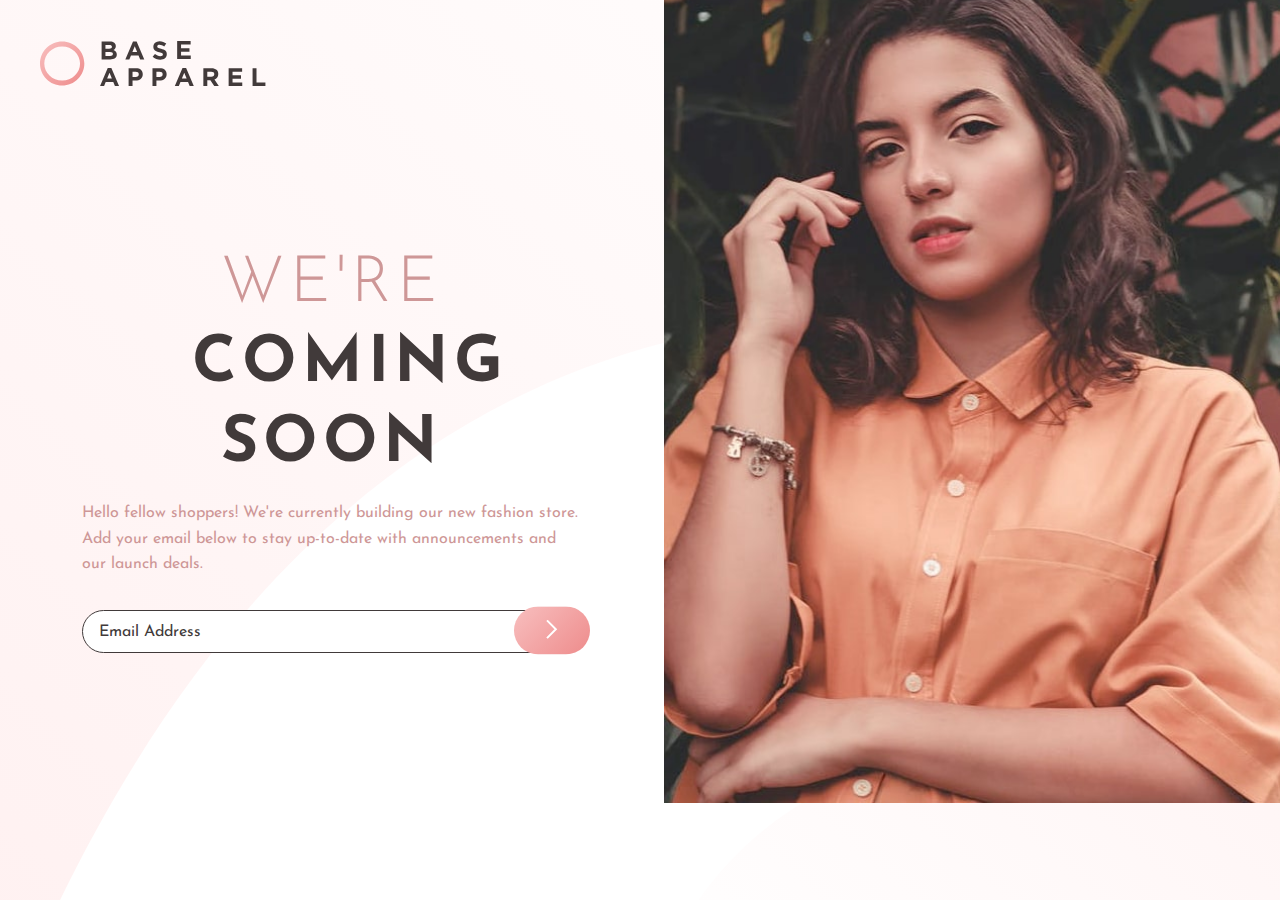
<file: Base-Apparel-Coming-Soon-main/index.html>
<!DOCTYPE html>
<html lang="en">
<head>
  <meta charset="UTF-8">
  <meta name="viewport" content="width=device-width, initial-scale=1.0"> <!-- displays site properly based on user's device -->

  <link rel="icon" type="image/png" sizes="32x32" href="./images/favicon-32x32.png">
  
  <title>Frontend Mentor | Base Apparel coming soon page</title>

  <!-- Feel free to remove these styles or customise in your own stylesheet 👍 -->
  <link rel="stylesheet" href="style.css">
</head>
<body>
<div class="entire">
  <div class="logo">
    <img src="./images/logo.svg"  alt="">
  </div>
  <main>
    <article class="firstArticle">
      <div class="logo">
        <img src="./images/logo.svg" alt="img of logo">
      </div>
      <h1><span>We're</span> coming soon</h1>
      <p>Hello fellow shoppers! We're currently building our new fashion store. 
  Add your email below to stay up-to-date with announcements and our launch deals.</p>
      <form autocomplete="off">
        <div>
          <input 
          type="email"
          name="email"
          id="email"
          placeholder="Email Address"
          required/>
          <label for="email">
            <img src="./images/icon-error.svg" alt="img of error">
          </label>
          <button type="submit" class="submit">
            <img src="./images/icon-arrow.svg" alt="">
          </button>
        </div>
        <small class="error">Please provide a valid email</small>
      </form>
    </article>
    <article>
      <picture>
        <source media="(min-width: 450px)" srcset="./images/hero-desktop.jpg"
        />
        <img src="./images/hero-mobile.jpg " alt="">
      </picture>
    </article>
  </main> 
</div>
  <div class="thank hidden">
  <h2>THANK U FOR UR  SUBSCRIPTION❤️</h2>
</div>
 <script src="index.js"></script>
</body>
</html>
</file>
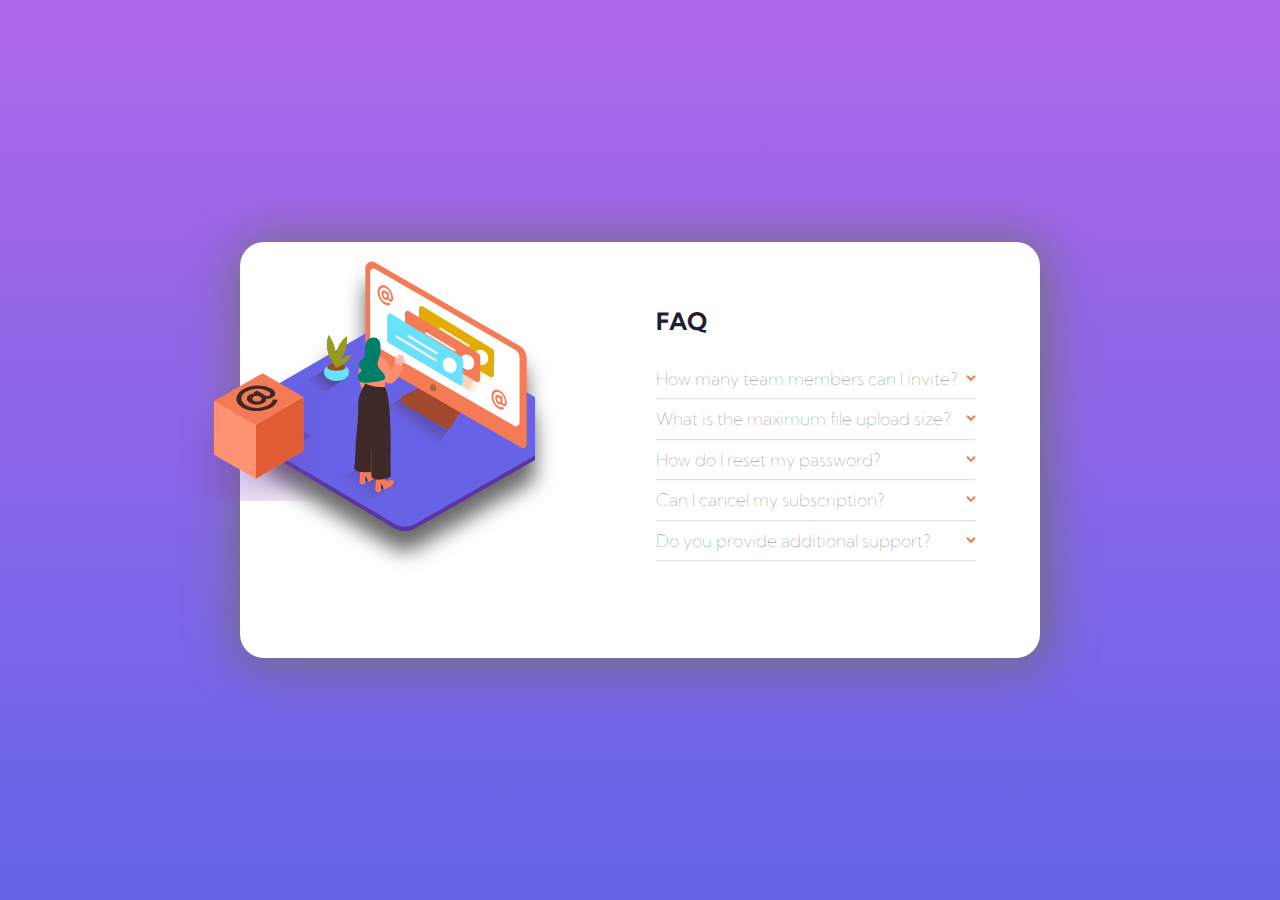
<file: Faq-Accordion-Card-Main-main/index.html>
<!DOCTYPE html>
<html lang="en">
<head>
  <meta charset="UTF-8">
  <meta name="viewport" content="width=device-width, initial-scale=1.0"> <!-- displays site properly based on user's device -->

  <link rel="icon" type="image/png" sizes="32x32" href="./images/favicon-32x32.png">
  
  <title>Frontend Mentor | FAQ Accordion Card</title>

  <!-- Feel free to remove these styles or customise in your own stylesheet 👍 -->
  <link rel="stylesheet" href="style.css">
</head>
<body>
  
  <img class="img2" src="./images/illustration-woman-online-mobile.svg" alt="" srcset="">

  <div class="container">

    <div class="visible">
      
       <img class="img1" src="./images/illustration-woman-online-desktop.svg" alt="" srcset="">
      <svg class="visible2"   xmlns="http://www.w3.org/2000/svg" xmlns:xlink="http://www.w3.org/1999/xlink"><defs><filter x="-97.9%" y="-76.3%" width="295.8%" height="313.7%" filterUnits="objectBoundingBox" id="a"><feOffset dy="25" in="SourceAlpha" result="shadowOffsetOuter1"/><feGaussianBlur stdDeviation="25" in="shadowOffsetOuter1" result="shadowBlurOuter1"/><feColorMatrix values="0 0 0 0 0.209139076 0 0 0 0 0.0691446444 0 0 0 0 0.478091033 0 0 0 0.497159091 0" in="shadowBlurOuter1"/></filter><path id="b" d="M0 27.756v53.87l41.968 24.035 47.387-28.025v-53.87"/></defs><g fill="none" fill-rule="evenodd"><g transform="translate(50.93 2.125)"><use fill="#000" filter="url(#a)" xlink:href="#b"/><use fill="#FF9271" xlink:href="#b"/></g><path fill="#DF5C34" fill-rule="nonzero" d="M92.899 53.917v53.87l47.387-28.026v-53.87z"/><path fill="#F47B56" fill-rule="nonzero" d="M50.93 29.88L99.624 2.126l40.662 23.767-47.387 28.025z"/><path d="M94.013 14.49a25.942 25.942 0 0114.207 3.129c2.486 1.462 3.844 2.988 4.036 4.579.192 1.59-.628 2.975-2.562 4.143a9.115 9.115 0 01-2.985 1.18c-.869.205-1.76.295-2.652.269l-.974-.077c.091.217.151.446.18.68a3.132 3.132 0 01-.513 1.552 5.704 5.704 0 01-2.1 2.065 12.633 12.633 0 01-6.7 1.77 13.247 13.247 0 01-6.957-1.757c-1.999-1.18-3.023-2.566-3.1-4.156a4.49 4.49 0 012.562-4.015 8.488 8.488 0 012.357-1.013 9.175 9.175 0 012.037-.346h.705l-1.282-.77 3.6-2.244 8.34 4.912a4.377 4.377 0 004.15 0c1.769-1.103 1.137-2.552-1.895-4.348a19.261 19.261 0 00-10.556-2.347 21.67 21.67 0 00-11.018 3.168c-3.023 1.89-4.522 4.143-4.496 6.76 0 2.564 1.601 4.848 4.714 6.682a21.015 21.015 0 0011.146 2.655 20.926 20.926 0 0011.017-2.925 12.353 12.353 0 003.062-2.565 5.683 5.683 0 001.28-2.18l.18-.808 4.753.269c.008.145.008.29 0 .436a8.216 8.216 0 01-.346 1.154 8.303 8.303 0 01-.82 1.72 11.912 11.912 0 01-1.69 2 15.952 15.952 0 01-2.755 2.13 25.602 25.602 0 01-9.326 3.36 35.176 35.176 0 01-10.877.192 24.896 24.896 0 01-9.339-3.053 12.127 12.127 0 01-5.304-5.566 8.192 8.192 0 010-6.593 12.692 12.692 0 015.266-5.759 28.966 28.966 0 0114.655-4.284zm4.663 13.262c-.17-.891-.77-1.64-1.601-2.001a6.579 6.579 0 00-3.33-.911 5.619 5.619 0 00-3.101.795 2.283 2.283 0 00-1.281 2.001c.117.89.69 1.654 1.512 2.014a6.54 6.54 0 003.394.86 6.092 6.092 0 003.254-.847 2.065 2.065 0 001.205-1.911" fill="#3E2928" fill-rule="nonzero"/></g></svg>
    </div>

    <div class="cont2"> 
      <h1>FAQ</h1>
      
      <div class="arr"><h2 class="h21">How many team members can I invite?</h2><svg class="arr1"  width="10" height="7" xmlns="http://www.w3.org/2000/svg"><path d="M1 .799l4 4 4-4" stroke="#F47B56" stroke-width="2" fill="none" fill-rule="evenodd"/>1</svg></div>
      <p class="p1 visible">
        You can invite up to 2 additional users on the Free plan. There is no limit on 
      team members for the Premium plan.
      </p>
      <hr>

      <div class="arr"><h2 class="h22">What is the maximum file upload size?</h2><svg  class="arr1"   width="10" height="7" xmlns="http://www.w3.org/2000/svg"><path d="M1 .799l4 4 4-4" stroke="#F47B56" stroke-width="2" fill="none" fill-rule="evenodd"/>2</svg></div>
      <p class="p2 visible">
        No more than 2GB. All files in your account must fit your allotted storage space.
      </p>
      <hr>

      <div class="arr"><h2 class="h23">How do I reset my password?</h2><svg  class="arr1"   width="10" height="7" xmlns="http://www.w3.org/2000/svg"><path d="M1 .799l4 4 4-4" stroke="#F47B56" stroke-width="2" fill="none" fill-rule="evenodd"/>3</svg></div>
      <p class="p3 visible">
        Click “Forgot password” from the login page or “Change password” from your profile page.
        A reset link will be emailed to you.
      </p>
      <hr>

      <div class="arr"><h2 class="h24">Can I cancel my subscription?</h2><svg   class="arr1"  width="10" height="7" xmlns="http://www.w3.org/2000/svg"><path d="M1 .799l4 4 4-4" stroke="#F47B56" stroke-width="2" fill="none" fill-rule="evenodd"/>4</svg></div>
      <p class="p4 visible">
        Yes! Send us a message and we’ll process your request no questions asked.
      </p>
      <hr>

      <div class="arr"><h2 class="h25">Do you provide additional support?</h2><svg  class="arr1"  width="10" height="7" xmlns="http://www.w3.org/2000/svg"><path d="M1 .799l4 4 4-4" stroke="#F47B56" stroke-width="2" fill="none" fill-rule="evenodd"/>5</svg></div>
      <p class="p5 visible">
        Chat and email support is available 24/7. Phone lines are open during normal business hours.
      </p>
      <hr class="hori">
    </div>
  </div>
 

<script src="index.js"></script>
</body>
</html>
</file>
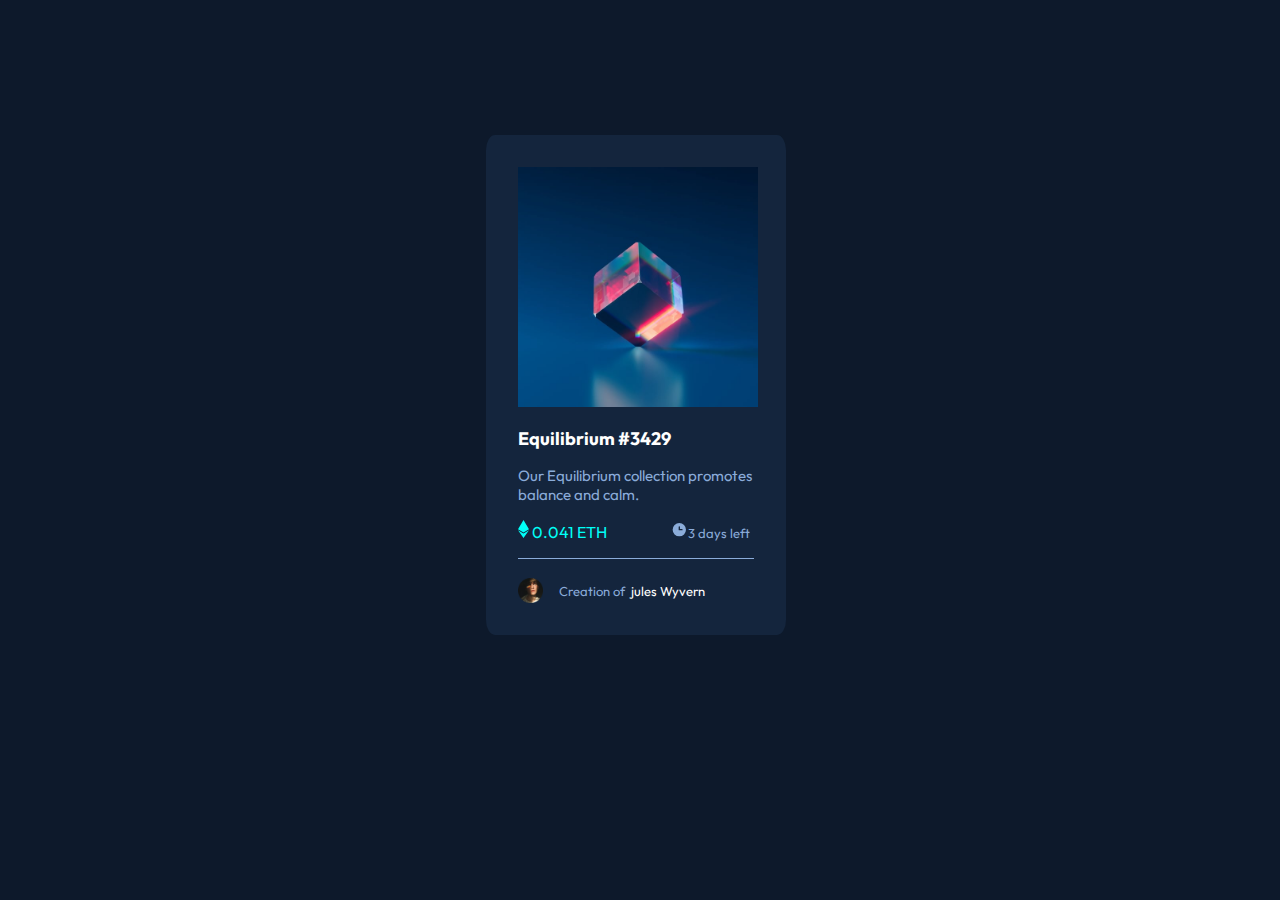
<file: NFT-preview-card-main/index.html>
<!DOCTYPE html>
<html lang="en">
<head>
  <meta charset="UTF-8">
  <meta name="viewport" content="width=device-width, initial-scale=1.0"> <!-- displays site properly based on user's device -->

  <link rel="icon" type="image/png" sizes="32x32" href="./images/favicon-32x32.png">
  
  <title>Frontend Mentor | NFT preview card component</title>
  <link rel="stylesheet" href="style.css">

  <!-- Feel free to remove these styles or customise in your own stylesheet 👍 -->
  <link rel="preconnect" href="https://fonts.googleapis.com">
  <link rel="preconnect" href="https://fonts.gstatic.com" crossorigin>
  <link href="https://fonts.googleapis.com/css2?family=Outfit:wght@300;400;600&display=swap" rel="stylesheet">
  
</head>
<body>
  <div class="container">
    <div class="eye">
      <img class="imag" src="./images/image-equilibrium.jpg" height=240; width=240px; alt="image of equilibrium" >
      <div><img id="view" src="./images/icon-view.svg" alt="view"></div>
    </div>
    <h1>Equilibrium #3429</h1>

    <p>Our Equilibrium collection promotes balance and calm.</p>
    <div class="container2">
      <div class="cy"><svg width="11" height="18" xmlns="http://www.w3.org/2000/svg"><path d="M11 10.216 5.5 18 0 10.216l5.5 3.263 5.5-3.262ZM5.5 0l5.496 9.169L5.5 12.43 0 9.17 5.5 0Z" fill="#00FFF8"/></svg> 0.041 ETH</div>
      <div class="siz col"><svg class="clock" width="17" height="17" xmlns="http://www.w3.org/2000/svg"><path d="M8.305 2.007a6.667 6.667 0 1 0 0 13.334 6.667 6.667 0 0 0 0-13.334Zm2.667 7.334H8.305a.667.667 0 0 1-.667-.667V6.007a.667.667 0 0 1 1.334 0v2h2a.667.667 0 0 1 0 1.334Z" fill="#8BACD9"/></svg>3 days left</div>
    </div>
    <hr>
  
    <div class="con3">
      <img src="./images/image-avatar.png" height="25px" width="25px" alt="photo of author" >
      <div class="siz"><span>Creation of </span> <span class="b"> jules Wyvern</span>  </div>
    </div>
    
  </div>


 
</body>
</html>
</file>
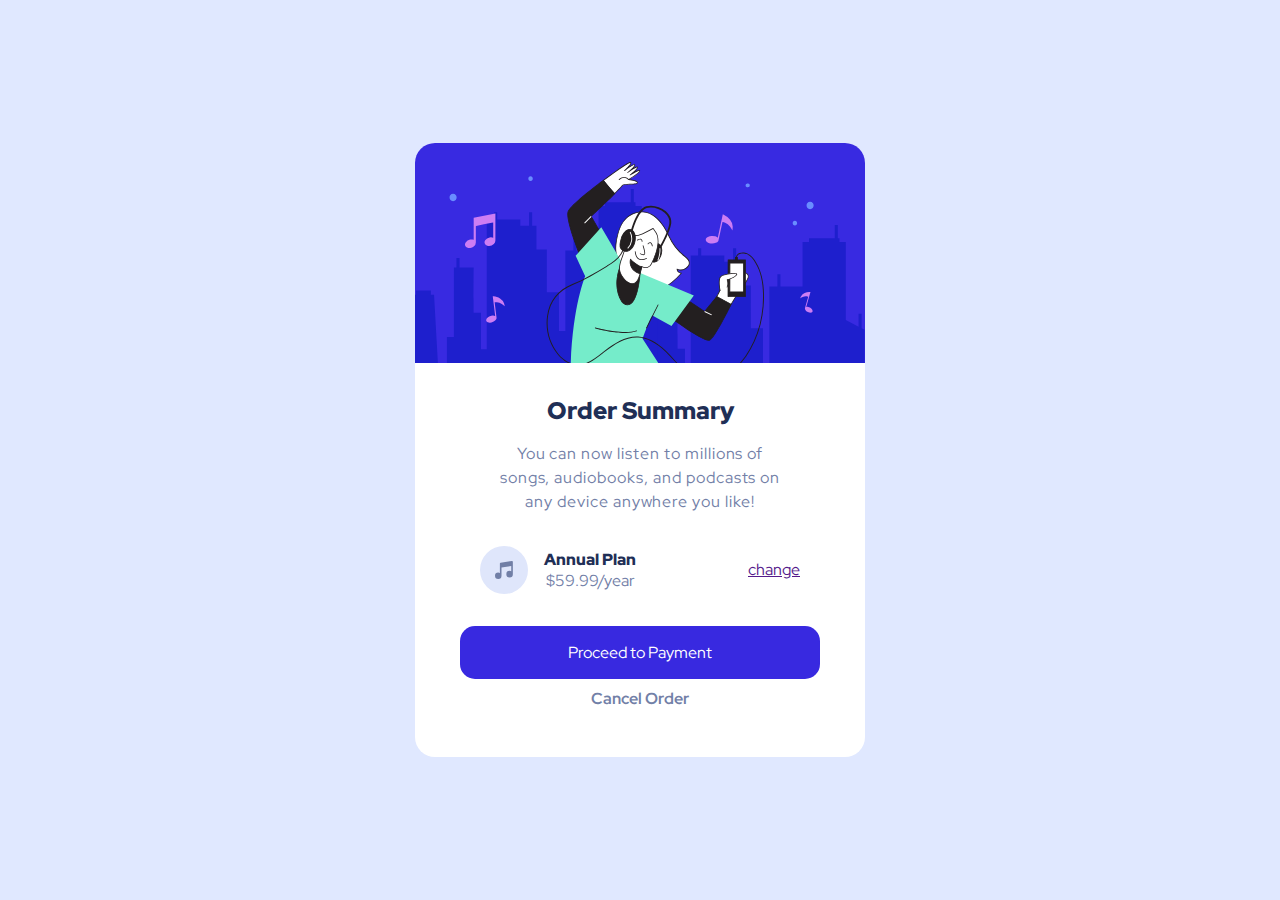
<file: Order-Summary-Component-main/index.html>
<!DOCTYPE html>
<html lang="en">
<head>
  <meta charset="UTF-8">
  <meta name="viewport" content="width=device-width, initial-scale=1.0"> <!-- displays site properly based on user's device -->

  <link rel="icon" type="image/png" sizes="32x32" href="./images/favicon-32x32.png">
  
  <title>Frontend Mentor | Order summary card</title>
  <link rel="stylesheet" href="style.css">
  <!-- Feel free to remove these styles or customise in your own stylesheet 👍 -->
  <style>
    .attribution { font-size: 11px; text-align: center; }
    .attribution a { color: hsl(228, 45%, 44%); }
  </style>
</head>
<body>
  
    <div class="container">
      <img class="forimg"  src="./images/illustration-hero.svg" alt="photo">
      <div class="cont7">
        <h2 class="head">Order Summary</h2>
  
        <div class="forpara">
          <p class="description">You can now listen to millions of songs, audiobooks, and podcasts on any 
            device anywhere you like!</p>
        </div>
      </div>
      <div class="cont">
        <div class="container2">
          <img src="images/icon-music.svg" alt="logo of music" >
          <div class="cont3">
            <h3>Annual Plan</h3>
            <p class="dollar">$59.99/year</p>
          </div>
        </div>
        <a href="">change</a>
      </div>
     <div class="cont6">
      <div class="butt">
        <div class="style-button">Proceed to Payment</div>
      </div>
      
     
      <p class="cancelorder">Cancel Order</p>
     </div>
    </div>
  
  
</body>
</html>
</file>
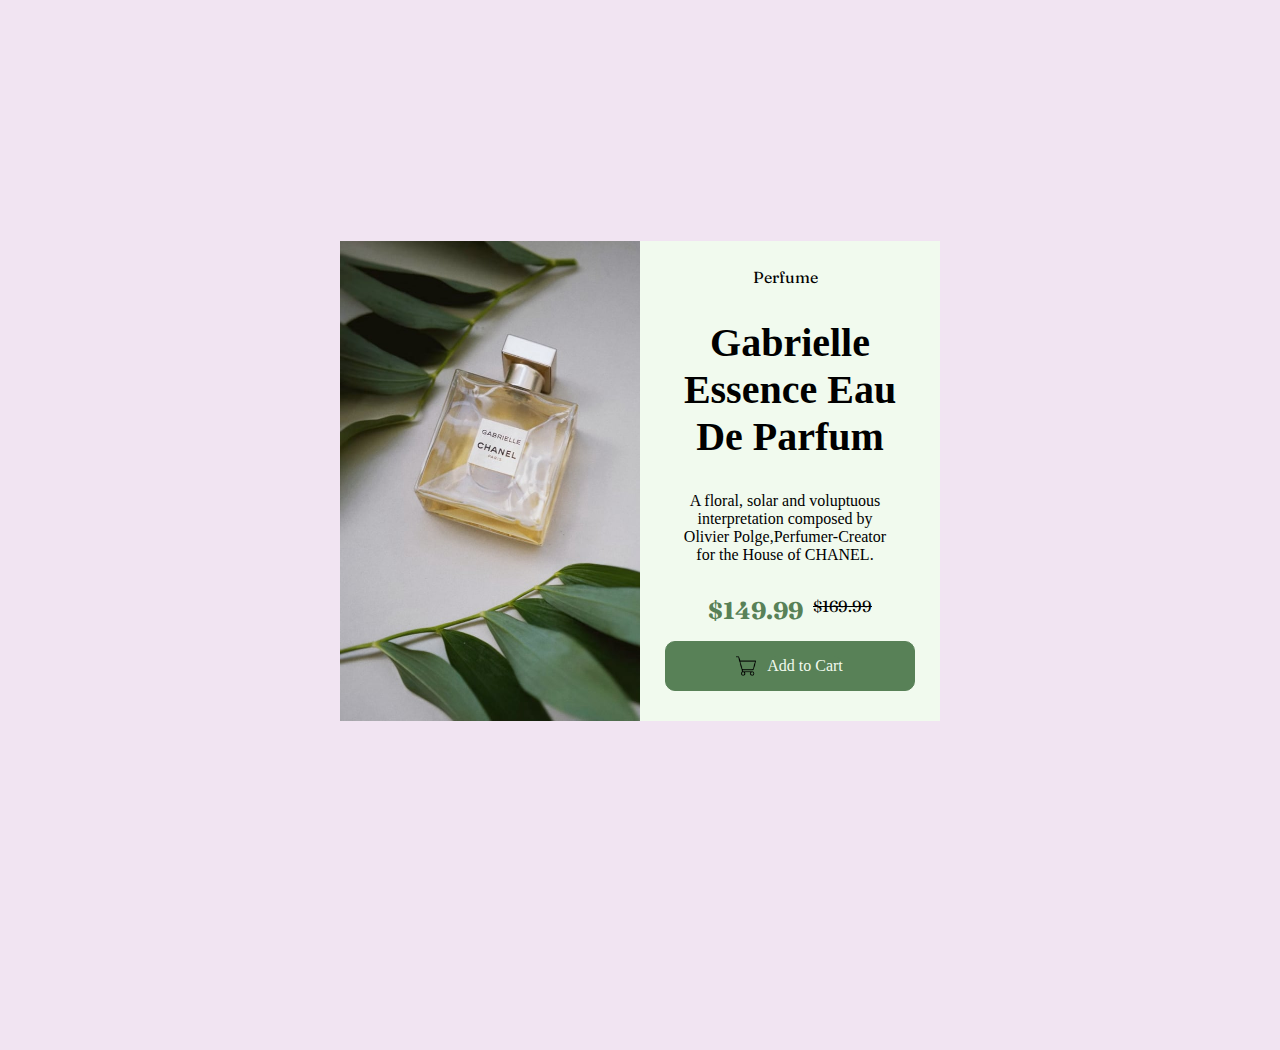
<file: Perfume-Product-Preview-main/index.html>
<!DOCTYPE html>
<html lang="en">
<head>
  <meta charset="UTF-8">
  <meta name="viewport" content="width=device-width, initial-scale=1.0"> <!-- displays site properly based on user's device -->
  <link rel="stylesheet" href="style.css" />
  <link rel="icon" type="image/png" sizes="32x32" href="./images/favicon-32x32.png">
  
  <title>Frontend Mentor | Product preview card component</title>

  <!-- Feel free to remove these styles or customise in your own stylesheet 👍 -->
  <style>
    
  @import url('https://fonts.googleapis.com/css2?family=Montserrat:wght@500;700&display=swap');
  
  @import url('https://fonts.googleapis.com/css2?family=Fraunces:wght@700&family=Montserrat:wght@500;700&display=swap');
    .attribution { font-size: 11px; text-align: center; }
    .attribution a { color: hsl(228, 45%, 44%); }
  </style>
</head>
<body>

  <div class="container">
    <div class="perfume-box">
      <img src="images/image-product-desktop.jpg" alt="perfume photo" />
    </div>
    
    <div class="white-box">
      <p class="font1">Perfume</p>
      <h1>Gabrielle Essence Eau De Parfum</h1>
      <p>A floral, solar and voluptuous interpretation composed by Olivier Polge,Perfumer-Creator for the House of CHANEL.</p>
      <div class="price">
        <h2>$149.99</h2>
        <p class="strike">$169.99</p>
      </div>
      <div class="cart2">
        <img class="cart" src="shopping-cart.png" alt="cart" />
        <p id="cart">Add to Cart</p>
      </div>
    </div>
  </div>  

  
</body>
</html>
</file>
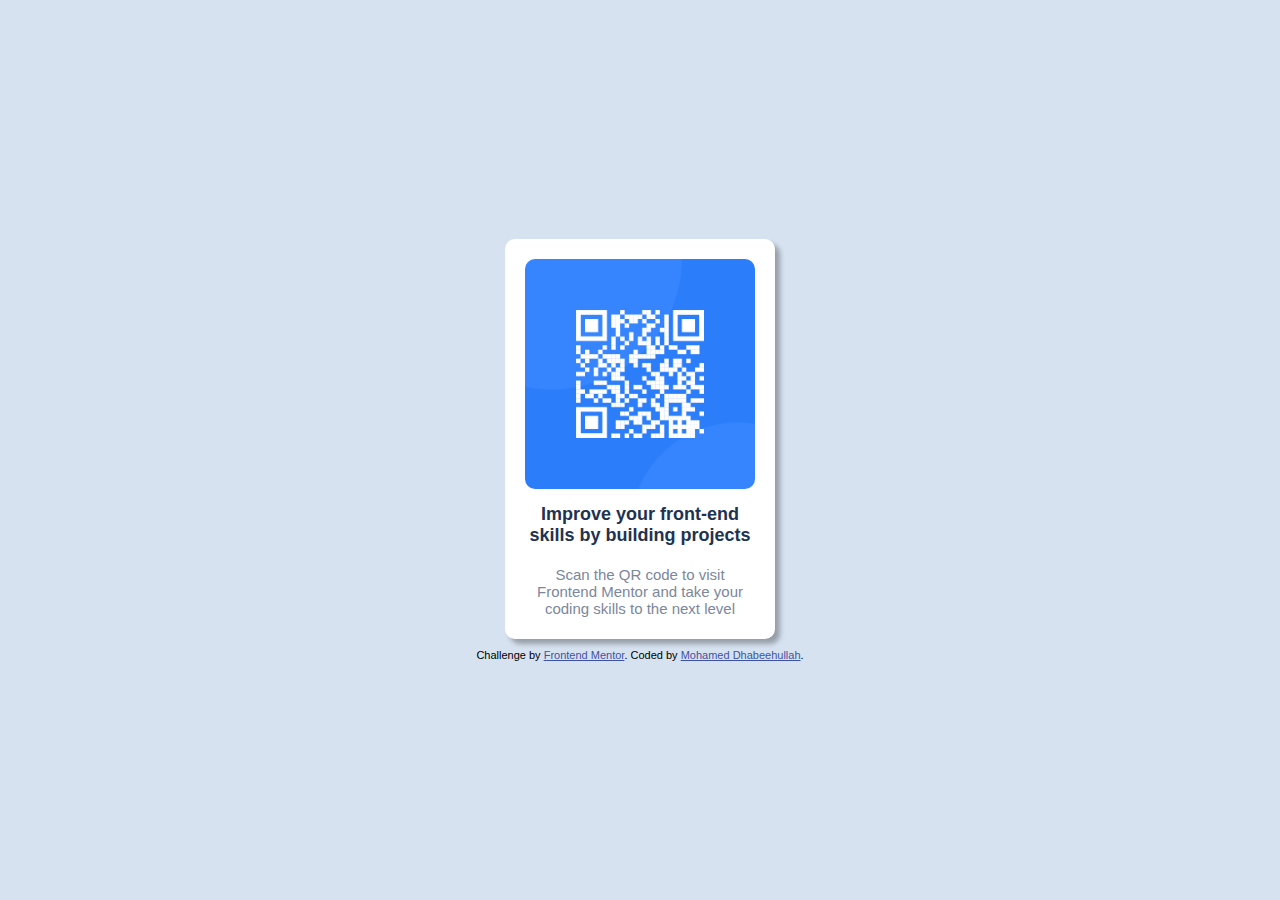
<file: qr-code-components/index.html>
<!DOCTYPE html>
<html lang="en">
<head>
  <meta charset="UTF-8">
  <meta name="viewport" content="width=device-width, initial-scale=1.0"> <!-- displays site properly based on user's device -->
  <link rel="stylesheet" href="style.css" />
  <link rel="icon" type="image/png" sizes="32x32" href="./images/favicon-32x32.png">
  
  <title>Frontend Mentor | QR code component</title>

  <!-- Feel free to remove these styles or customise in your own stylesheet 👍 -->
  
</head>
<body>
  <div class="container">
    <img src="./images/image-qr-code.png" alt="qr-code" />
    <h1> Improve your front-end skills by building projects</h1>
    <p>Scan the QR code to visit Frontend Mentor and take your coding skills to the next level</p>
  </div>
 
  
  <div class="attribution">
    Challenge by <a href="https://www.frontendmentor.io?ref=challenge" target="_blank">Frontend Mentor</a>. 
    Coded by <a href="#">Mohamed Dhabeehullah</a>.
  </div>
</body>
</html>
</file>
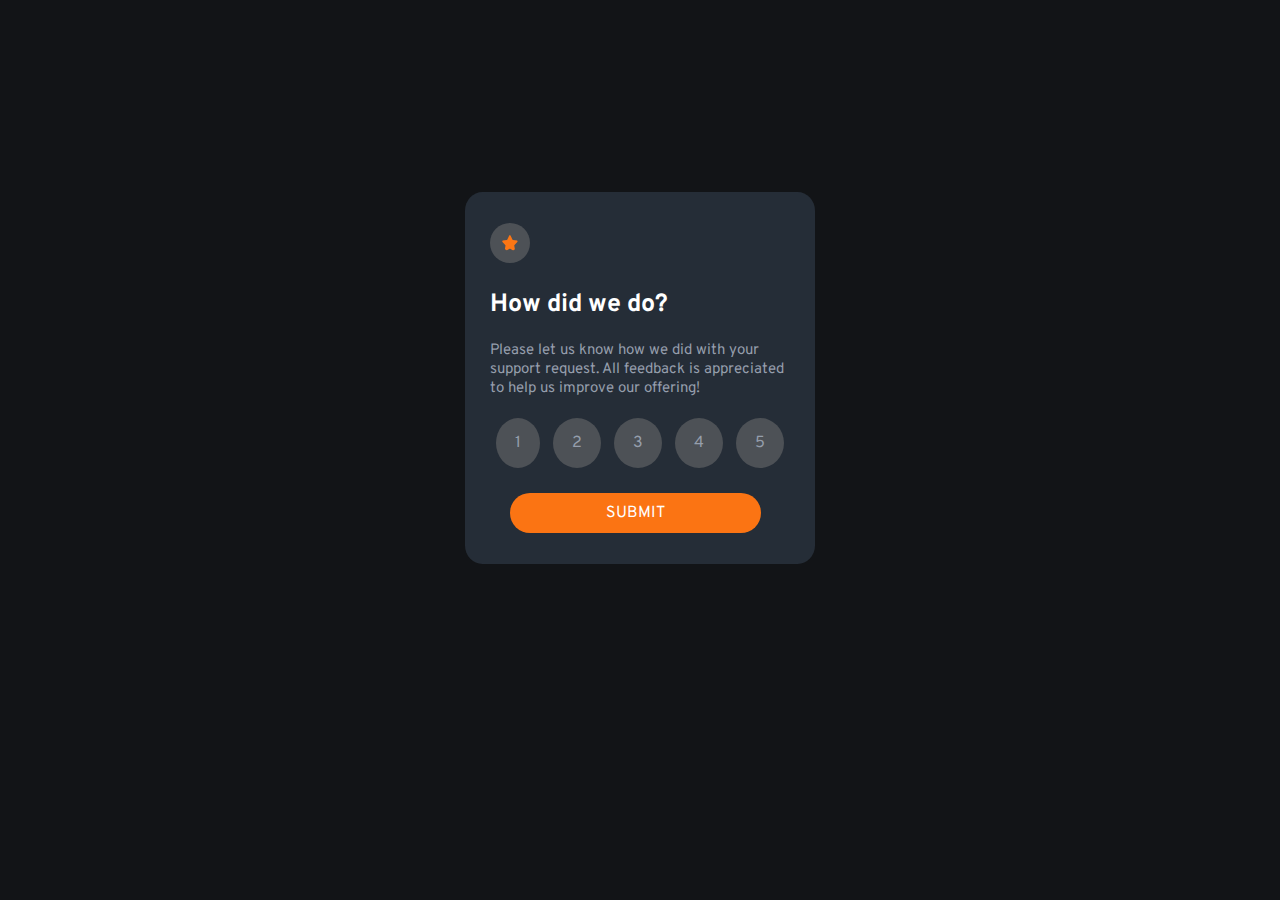
<file: Rating-Components-main/index.html>
<!DOCTYPE html>
<html lang="en">
<head>
  <meta charset="UTF-8">
  <meta name="viewport" content="width=device-width, initial-scale=1.0"> <!-- displays site properly based on user's device -->

  <link rel="icon" type="image/png" sizes="32x32" href="./images/favicon-32x32.png">
  
  <title>Frontend Mentor | Interactive rating component</title>
  <link rel="stylesheet" href="style.css">

</head>
<body>

  <!-- Rating state start -->
  <div class="container">
    <div class="cont1 ">
      <img class="imagestar"   height="40px" width="40px" src="images/icon-star.svg" alt="star">
      <h2>How did we do?</h2>

      <p class="para">Please let us know how we did with your support request. All feedback is appreciated 
      to help us improve our offering!</p>

      <div class="container2 ">
        <button class="cir">1</button>
        <button class="cir">2</button>
        <button class="cir">3</button>
        <button class="cir">4</button>
        <button class="cir">5</button>
      </div>
   

      <button class="submit">Submit</button>
    </div>




    <div class="cont2 hidden">
      <img src="./images/illustration-thank-you.svg" alt="thank u svg">
      <div class="value">You selected <span id="rating"></span>  out of 5</div>

      <h2 class="h">Thank you!</h2>

      <p class="para">
        We appreciate you taking the time to give a rating. If you ever need more support, 
        don’t hesitate to get in touch!
       </p> 
    </div> 
  
  </div>
  

  <!-- Thank you state end -->

  

  <script src="index.js"></script>
</body>
</html>
</file>
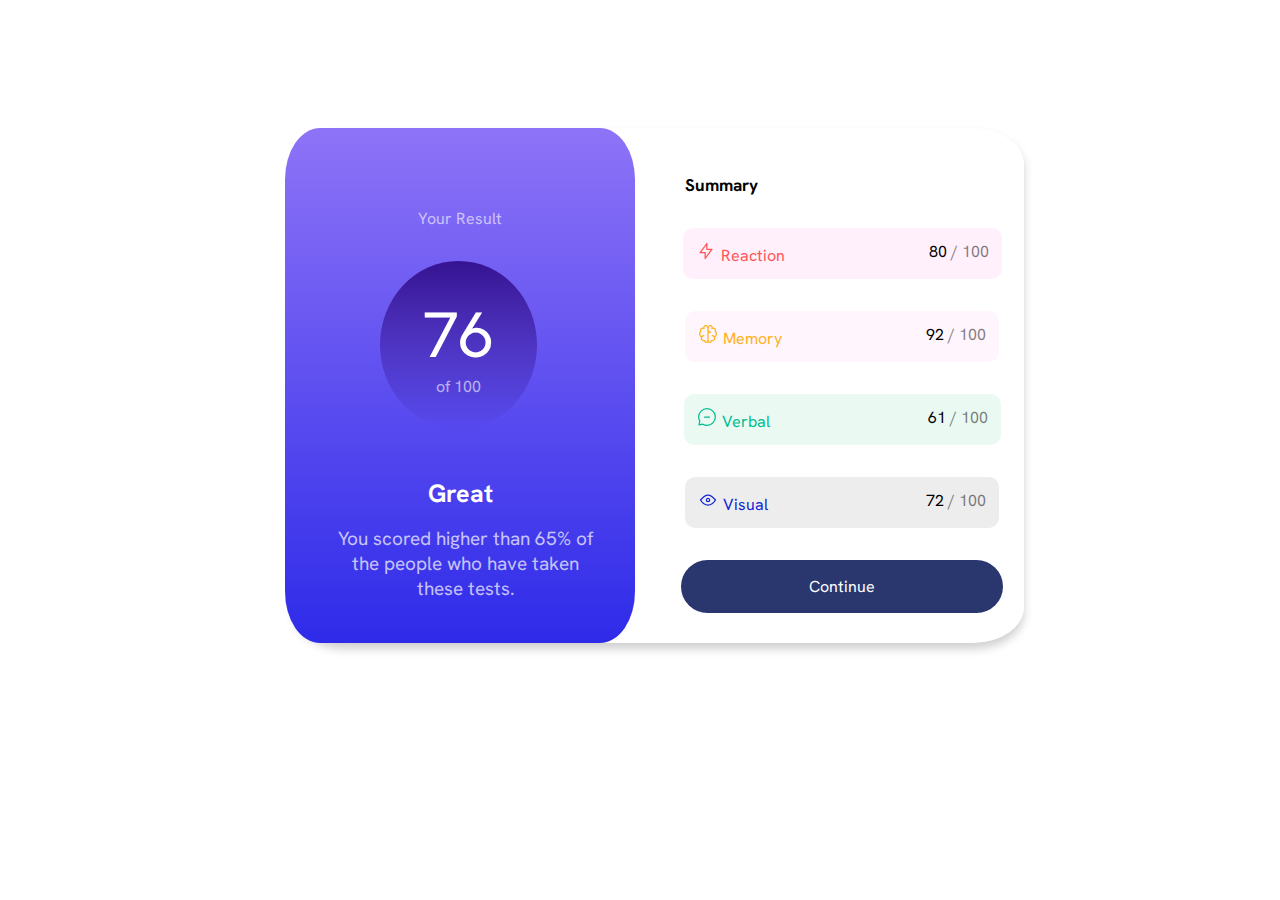
<file: Results-Summary-Component-main/index.html>
<!DOCTYPE html>
<html lang="en">
<head>
  <meta charset="UTF-8">
  <meta name="viewport" content="width=device-width, initial-scale=1.0"> <!-- displays site properly based on user's device -->

  <link rel="icon" type="image/png" sizes="32x32" href="./assets/images/favicon-32x32.png">
  
  <title>Frontend Mentor | Results summary component</title>
  <link rel="stylesheet" href="style.css">
 
</head>
<body>
  <div class="container">
    <div class="cont1">
     <p class="light mar"> Your Result</p> 
     <div class="forcircle">
       <h1>76</h1>
       <p class="light">of 100</p>
     </div>
  

     <h2 id="great">Great</h2>
     <p id="para">You scored higher than 65% of the people who have taken these tests.</p>
    </div>
 
    <div class="cont2">
      <h2 id="summary">Summary</h2>

      <div class="marksflex darkpink">
       
       <div class="textred" ><img class="forsvg"   src="./assets/images/icon-reaction.svg" alt="reaction">Reaction</div>
       <div>80 <span>/ 100</span></div>
      </div>

      <div class="marksflex lightpink">
       <div  class="textyellow"><img  class="forsvg"  src="./assets/images/icon-memory.svg" alt="memory">Memory</div>
       <div>92 <span>/ 100</span></div>
      </div>
 
      <div class="marksflex green">
       <div class="marg textgreen"><img class="forsvg" src="./assets/images/icon-verbal.svg" alt="verbal">Verbal</div>
       <div class="margin">61 <span>/ 100</span></div>
      </div>

      <div class="marksflex blue">
       <div class="marg textblue"><img  class="forsvg " src="./assets/images/icon-visual.svg" alt="visual">Visual</div>
       <div class="margin">72 <span>/ 100</span></div>
      </div>
      <button>Continue</button>
    </div>
 </div>
</body>
</html>
</file>
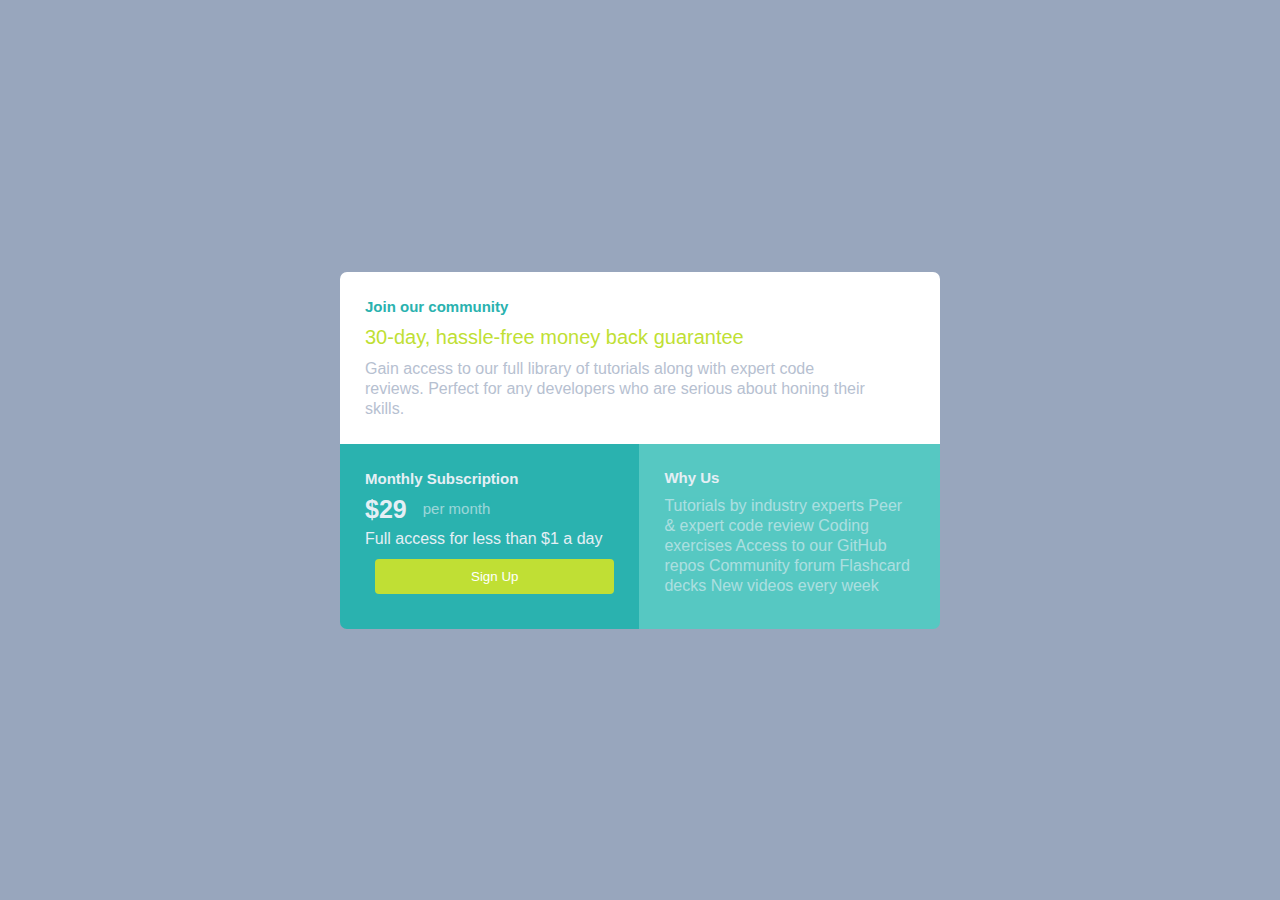
<file: single-price-grid-component-main/index.html>
<!DOCTYPE html>
<html lang="en">
<head>
  <meta charset="UTF-8">
  <meta name="viewport" content="width=device-width, initial-scale=1.0"> <!-- displays site properly based on user's device -->

  <link rel="icon" type="image/png" sizes="32x32" href="./images/favicon-32x32.png">
  
  <title>Frontend Mentor | Single Price Grid Component</title>
  <link rel="stylesheet" href="style.css">

  <!-- Feel free to remove these styles or customise in your own stylesheet 👍 -->
  
</head>
<body>
<div class="main">
  <div class="box1">
    <h2 class="heading">Join our community</h2>

    <span class="greentxt">30-day, hassle-free money back guarantee</span>
  
    <p class="para para3">  Gain access to our full library of tutorials along with expert code reviews. 
    Perfect for any developers who are serious about honing their skills.</p> 
  </div>

  <div class="box2">
    <h2>Monthly Subscription</h2>
    <p class="dollar">&dollar;29<span class="para2 per">per month</span></p>

    <p>Full access for less than &dollar;1 a day</p>
  <div class="fle">
   <button>Sign Up</button>
  </div>
  </div>
  <div class="box3">
    <h2 class="why">Why Us</h2>

    <p class="para para2">
      Tutorials by industry experts
    Peer &amp; expert code review
    Coding exercises
    Access to our GitHub repos
    Community forum
    Flashcard decks
    New videos every week
    </p>  
  
  </div>
</div>
</body>
</html>
</file>
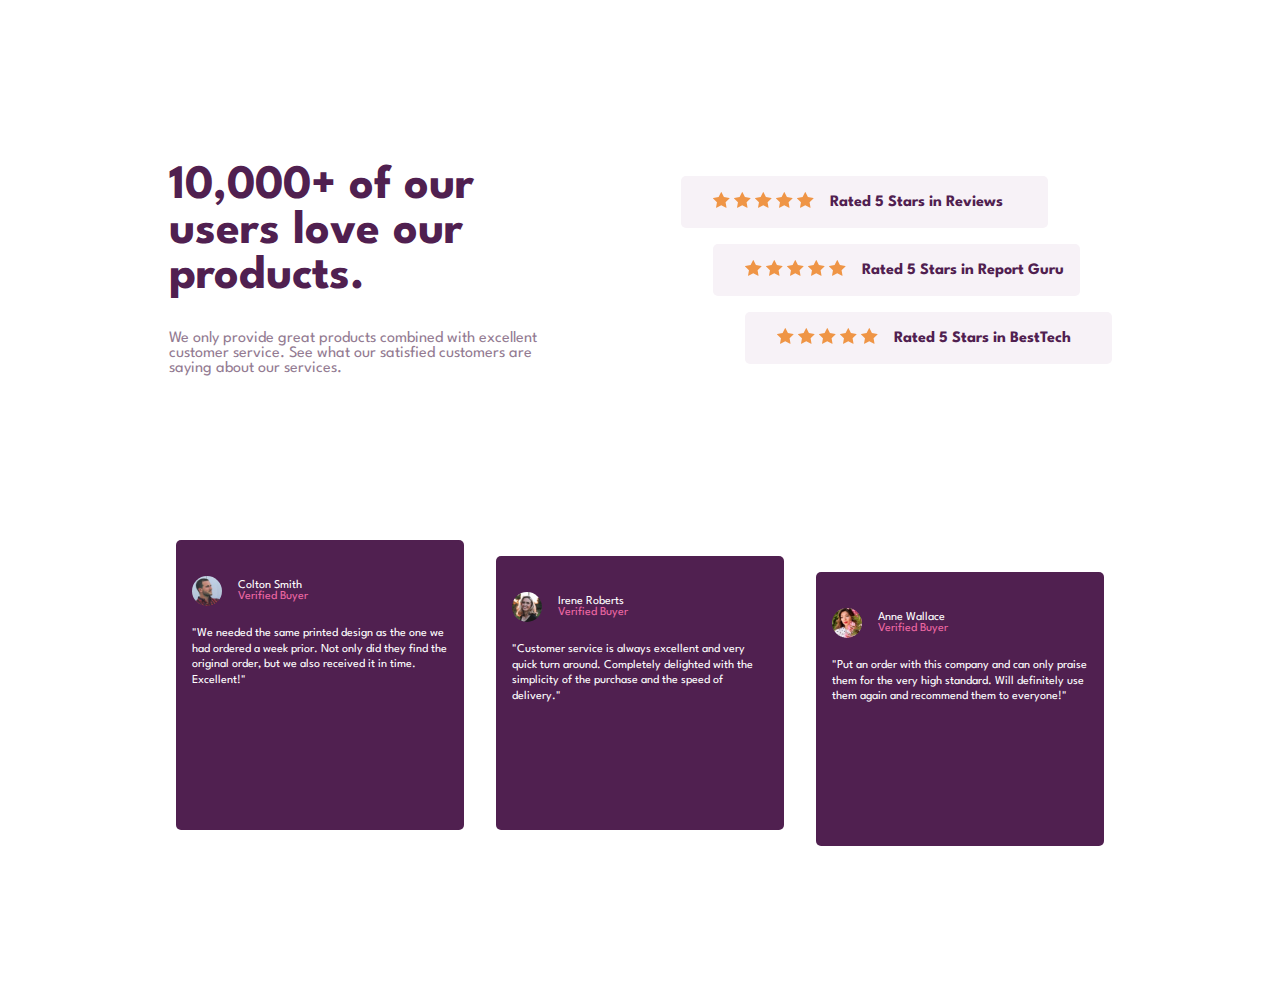
<file: Social-Proof-Section-main/index.html>
<!DOCTYPE html>
<html lang="en">
  <head>
    <meta charset="UTF-8" />
    <meta name="viewport" content="width=device-width, initial-scale=1.0" />
    <!-- displays site properly based on user's device -->

    <link
      rel="icon"
      type="image/png"
      sizes="32x32"
      href="./images/favicon-32x32.png"
    />

    <title>Frontend Mentor | Social proof section</title>
    <link rel="stylesheet" href="style.css">
    <link rel="preconnect" href="https://fonts.googleapis.com">
<link rel="preconnect" href="https://fonts.gstatic.com" crossorigin>
<link href="https://fonts.googleapis.com/css2?family=League+Spartan:wght@400;500;700&display=swap" rel="stylesheet">

    <!-- Feel free to remove these styles or customise in your own stylesheet 👍 -->
    
  </head>
  <body>
    <div class="container1">
      <div class="cont1">
        <h1><span>10,000+ of our users love our products.</span></h1>

        <p class="mar">We only provide great products combined with excellent customer service.
          See what our satisfied customers are saying about our services.</p>
        
      </div>
      <div class="cont2 ">
        <span class="s1 bo"><div><svg class="star2" width="17" height="16" style="margin-left: 1rem;" xmlns="http://www.w3.org/2000/svg"><path d="M16.539 6.097a.297.297 0 00-.24-.202l-5.36-.779L8.542.26a.296.296 0 00-.53 0L5.613 5.117l-5.36.779a.297.297 0 00-.165.505l3.88 3.78-.917 5.34a.297.297 0 00.43.312l4.795-2.52 4.794 2.52a.296.296 0 00.43-.313l-.916-5.338L16.464 6.4c.08-.08.11-.197.075-.304z" fill="#EF9546" fill-rule="nonzero"/></svg><svg width="17" height="16" xmlns="http://www.w3.org/2000/svg"><path d="M16.539 6.097a.297.297 0 00-.24-.202l-5.36-.779L8.542.26a.296.296 0 00-.53 0L5.613 5.117l-5.36.779a.297.297 0 00-.165.505l3.88 3.78-.917 5.34a.297.297 0 00.43.312l4.795-2.52 4.794 2.52a.296.296 0 00.43-.313l-.916-5.338L16.464 6.4c.08-.08.11-.197.075-.304z" fill="#EF9546" fill-rule="nonzero"/></svg><svg width="17" height="16" xmlns="http://www.w3.org/2000/svg"><path d="M16.539 6.097a.297.297 0 00-.24-.202l-5.36-.779L8.542.26a.296.296 0 00-.53 0L5.613 5.117l-5.36.779a.297.297 0 00-.165.505l3.88 3.78-.917 5.34a.297.297 0 00.43.312l4.795-2.52 4.794 2.52a.296.296 0 00.43-.313l-.916-5.338L16.464 6.4c.08-.08.11-.197.075-.304z" fill="#EF9546" fill-rule="nonzero"/></svg><svg width="17" height="16" xmlns="http://www.w3.org/2000/svg"><path d="M16.539 6.097a.297.297 0 00-.24-.202l-5.36-.779L8.542.26a.296.296 0 00-.53 0L5.613 5.117l-5.36.779a.297.297 0 00-.165.505l3.88 3.78-.917 5.34a.297.297 0 00.43.312l4.795-2.52 4.794 2.52a.296.296 0 00.43-.313l-.916-5.338L16.464 6.4c.08-.08.11-.197.075-.304z" fill="#EF9546" fill-rule="nonzero"/></svg><svg  class="star" width="17" height="16"  style="margin-right: rem;"  xmlns="http://www.w3.org/2000/svg"><path d="M16.539 6.097a.297.297 0 00-.24-.202l-5.36-.779L8.542.26a.296.296 0 00-.53 0L5.613 5.117l-5.36.779a.297.297 0 00-.165.505l3.88 3.78-.917 5.34a.297.297 0 00.43.312l4.795-2.52 4.794 2.52a.296.296 0 00.43-.313l-.916-5.338L16.464 6.4c.08-.08.11-.197.075-.304z"  fill="#EF9546" fill-rule="nonzero"/></svg></div>  <div class="up">Rated 5 Stars in Reviews</div></span> 
        <span class="s2 bo"><div><svg class="star2"  width="17" height="16" style="margin-left: 1rem;"   xmlns="http://www.w3.org/2000/svg"><path d="M16.539 6.097a.297.297 0 00-.24-.202l-5.36-.779L8.542.26a.296.296 0 00-.53 0L5.613 5.117l-5.36.779a.297.297 0 00-.165.505l3.88 3.78-.917 5.34a.297.297 0 00.43.312l4.795-2.52 4.794 2.52a.296.296 0 00.43-.313l-.916-5.338L16.464 6.4c.08-.08.11-.197.075-.304z" fill="#EF9546" fill-rule="nonzero"/></svg><svg width="17" height="16" xmlns="http://www.w3.org/2000/svg"><path d="M16.539 6.097a.297.297 0 00-.24-.202l-5.36-.779L8.542.26a.296.296 0 00-.53 0L5.613 5.117l-5.36.779a.297.297 0 00-.165.505l3.88 3.78-.917 5.34a.297.297 0 00.43.312l4.795-2.52 4.794 2.52a.296.296 0 00.43-.313l-.916-5.338L16.464 6.4c.08-.08.11-.197.075-.304z" fill="#EF9546" fill-rule="nonzero"/></svg><svg width="17" height="16" xmlns="http://www.w3.org/2000/svg"><path d="M16.539 6.097a.297.297 0 00-.24-.202l-5.36-.779L8.542.26a.296.296 0 00-.53 0L5.613 5.117l-5.36.779a.297.297 0 00-.165.505l3.88 3.78-.917 5.34a.297.297 0 00.43.312l4.795-2.52 4.794 2.52a.296.296 0 00.43-.313l-.916-5.338L16.464 6.4c.08-.08.11-.197.075-.304z" fill="#EF9546" fill-rule="nonzero"/></svg><svg width="17" height="16" xmlns="http://www.w3.org/2000/svg"><path d="M16.539 6.097a.297.297 0 00-.24-.202l-5.36-.779L8.542.26a.296.296 0 00-.53 0L5.613 5.117l-5.36.779a.297.297 0 00-.165.505l3.88 3.78-.917 5.34a.297.297 0 00.43.312l4.795-2.52 4.794 2.52a.296.296 0 00.43-.313l-.916-5.338L16.464 6.4c.08-.08.11-.197.075-.304z" fill="#EF9546" fill-rule="nonzero"/></svg><svg   class="star" width="17" height="16" xmlns="http://www.w3.org/2000/svg"><path d="M16.539 6.097a.297.297 0 00-.24-.202l-5.36-.779L8.542.26a.296.296 0 00-.53 0L5.613 5.117l-5.36.779a.297.297 0 00-.165.505l3.88 3.78-.917 5.34a.297.297 0 00.43.312l4.795-2.52 4.794 2.52a.296.296 0 00.43-.313l-.916-5.338L16.464 6.4c.08-.08.11-.197.075-.304z" fill="#EF9546" fill-rule="nonzero"/></svg></div>   <div class="up wid">Rated 5 Stars in Report Guru</div></span>
        <span class="s3 bo"><div><svg class="star2"  width="17" height="16"  style="margin-left: 1rem;"  xmlns="http://www.w3.org/2000/svg"><path d="M16.539 6.097a.297.297 0 00-.24-.202l-5.36-.779L8.542.26a.296.296 0 00-.53 0L5.613 5.117l-5.36.779a.297.297 0 00-.165.505l3.88 3.78-.917 5.34a.297.297 0 00.43.312l4.795-2.52 4.794 2.52a.296.296 0 00.43-.313l-.916-5.338L16.464 6.4c.08-.08.11-.197.075-.304z" fill="#EF9546" fill-rule="nonzero"/></svg><svg width="17" height="16" xmlns="http://www.w3.org/2000/svg"><path d="M16.539 6.097a.297.297 0 00-.24-.202l-5.36-.779L8.542.26a.296.296 0 00-.53 0L5.613 5.117l-5.36.779a.297.297 0 00-.165.505l3.88 3.78-.917 5.34a.297.297 0 00.43.312l4.795-2.52 4.794 2.52a.296.296 0 00.43-.313l-.916-5.338L16.464 6.4c.08-.08.11-.197.075-.304z" fill="#EF9546" fill-rule="nonzero"/></svg><svg width="17" height="16" xmlns="http://www.w3.org/2000/svg"><path d="M16.539 6.097a.297.297 0 00-.24-.202l-5.36-.779L8.542.26a.296.296 0 00-.53 0L5.613 5.117l-5.36.779a.297.297 0 00-.165.505l3.88 3.78-.917 5.34a.297.297 0 00.43.312l4.795-2.52 4.794 2.52a.296.296 0 00.43-.313l-.916-5.338L16.464 6.4c.08-.08.11-.197.075-.304z" fill="#EF9546" fill-rule="nonzero"/></svg><svg width="17" height="16" xmlns="http://www.w3.org/2000/svg"><path d="M16.539 6.097a.297.297 0 00-.24-.202l-5.36-.779L8.542.26a.296.296 0 00-.53 0L5.613 5.117l-5.36.779a.297.297 0 00-.165.505l3.88 3.78-.917 5.34a.297.297 0 00.43.312l4.795-2.52 4.794 2.52a.296.296 0 00.43-.313l-.916-5.338L16.464 6.4c.08-.08.11-.197.075-.304z" fill="#EF9546" fill-rule="nonzero"/></svg><svg  class="star" width="17" height="16" xmlns="http://www.w3.org/2000/svg"><path d="M16.539 6.097a.297.297 0 00-.24-.202l-5.36-.779L8.542.26a.296.296 0 00-.53 0L5.613 5.117l-5.36.779a.297.297 0 00-.165.505l3.88 3.78-.917 5.34a.297.297 0 00.43.312l4.795-2.52 4.794 2.52a.296.296 0 00.43-.313l-.916-5.338L16.464 6.4c.08-.08.11-.197.075-.304z" fill="#EF9546" fill-rule="nonzero"/></svg></div>  <div class="up">Rated 5 Stars in BestTech</div></span>
        
      </div>
    </div>

    <div class="container2">
      <div class="box1">
        <div class="container5">
          <img src="./images/image-colton.jpg" alt="image of colton" >
          <div class="siz">
            <p class="name">Colton Smith</p> 
            <div class="buy">Verified Buyer</div> 
          </div>
        </div>
        <p class="para">"We needed the same printed design as the one we had ordered a week prior.
        Not only did they find the original order, but we also received it in time.
        Excellent!"</p>
      </div>

      <div class="box2">
        <div class="container5">
           <img src="./images/image-irene.jpg" alt="image of irene" >
           <div class="siz">
             <p class="name">Irene Roberts </p>
             <div class="buy">Verified Buyer  </div>
           </div>
        </div>
        <p class="para">"Customer service is always excellent and very quick turn around. Completely
        delighted with the simplicity of the purchase and the speed of delivery."</p>
      </div>

      <div class="box3">
        <div class="container5">
           <img src="./images/image-anne.jpg" alt="image of Anne" >
           <div class="siz">
              <p class="name">Anne Wallace </p> 
              <div class="buy">Verified Buyer</div>
           </div>
        </div>
      
       <p class="para">"Put an order with this company and can only praise them for the very high
       standard. Will definitely use them again and recommend them to everyone!"</p>
      </div>
    
    </div>
    
    
  </body>
</html>
</file>
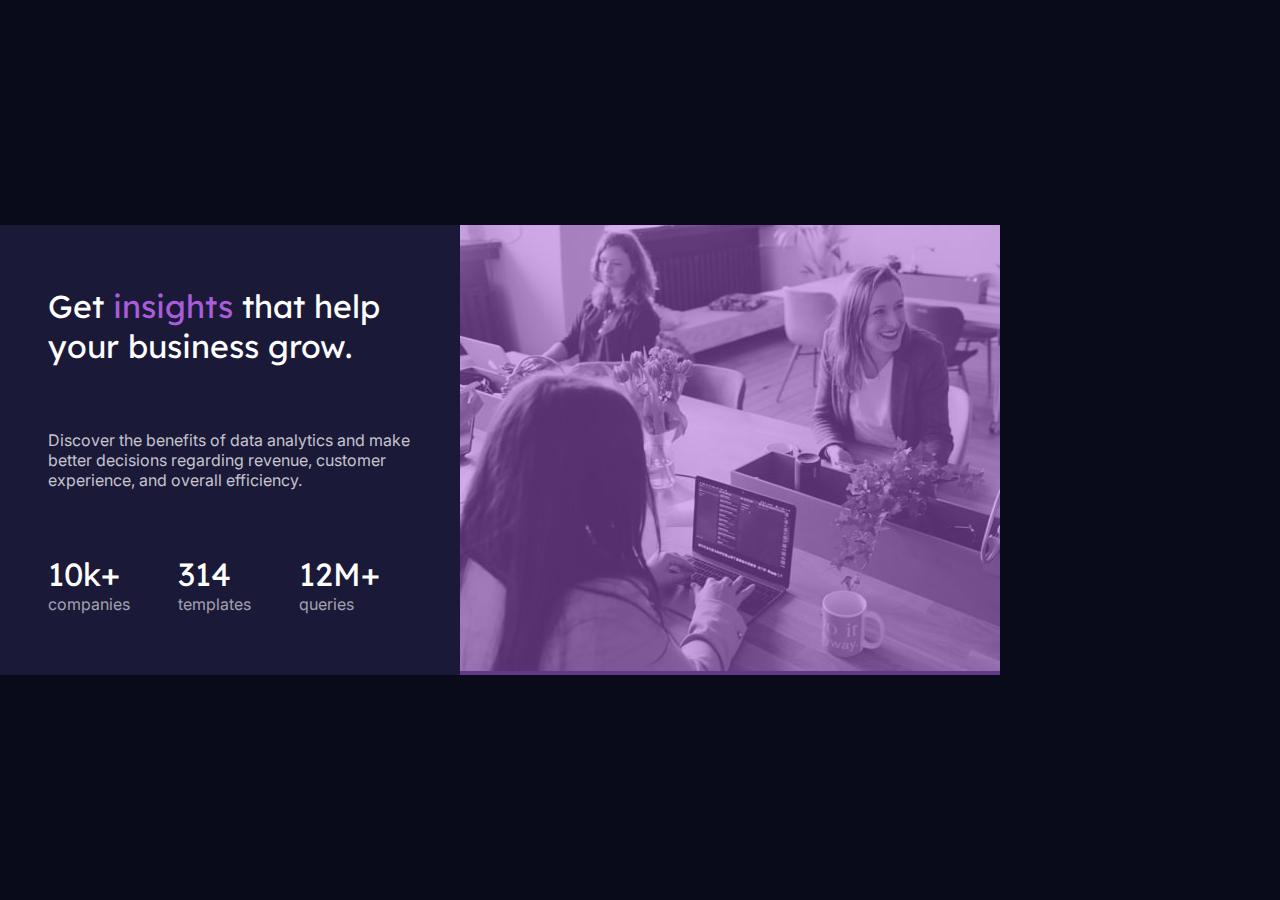
<file: stats-preview-card-main/index.html>
<!DOCTYPE html>
<html lang="en">
<head>
  <meta charset="UTF-8">
  <meta name="viewport" content="width=device-width, initial-scale=1.0"> <!-- displays site properly based on user's device -->

  <link rel="icon" type="image/png" sizes="32x32" href="./images/favicon-32x32.png">
  
  <title>Frontend Mentor | Stats preview card component</title>

  <!-- Feel free to remove these styles or customise in your own stylesheet 👍 -->
  <style>
    *{
      padding: 0;
      margin: 0;
      box-sizing: border-box;
      font: inherit;
    }
    body{
      background-color: hsl(233, 47%, 7%) ;
      display: inline-flex ;
      height: 100vh;
      justify-content: center;
      align-items: center;
      
    }

    .container{
      display: inline-flex ;
      flex-basis: 1000px;
      justify-content: center ;
      align-items: center;

      background-color:hsl(244, 38%, 16%) ;
      color: hsl(0, 0%, 100%);
      
    }
    .container2{
      display: inline-flex ;
      gap: 3rem ;
    }
    .text{
      display: flex;
      flex-direction: column  ;
      gap: 4rem;
  
      padding: 3rem;
      background-color:hsl(244, 38%, 16%) ;
 
      
    }

   
    span{
      color:hsl(277, 64%, 61%) ;

    }
    h1,.siz{
      font-size: 2rem;
      font-family: 'Lexend Deca', sans-serif;    
    }
    .co,p{
      font-size:1rem;
      font-family: 'Inter', sans-serif;
    }
    p{
      color:hsla(0, 0%, 100%, 0.75) ;
    }

    .co{
      color:hsla(0, 0%, 100%, 0.6) ;
    
    }
    .imag{
      position: relative;
     
    }
    .backg{
      position: absolute;
      top: 0;
      left: 0;
      right: 0;
      bottom: 0;
      background-color: hsl(277, 64%, 61%) ;
      opacity: 0.5;
    
    }
    

    .attribution { font-size: 11px; text-align: center; }
    .attribution a { color: hsl(228, 45%, 44%); }

    @media(max-width:600px) {
      .container{
        display: flex;
        flex-direction: column ;
        margin-top: 350px;
        

      }
      .imag{
        order: 1;
      }
      .text{
        order:2;
      }
      .container2{
        flex-direction: column;
        margin-left: 40%;
      }
      img{
        height: 300px;
        width: 100%;
      }
    }

    
    
    
    

  </style>
  <link rel="preconnect" href="https://fonts.googleapis.com">
  <link rel="preconnect" href="https://fonts.gstatic.com" crossorigin>
  <link href="https://fonts.googleapis.com/css2?family=Inter:wght@100&display=swap" rel="stylesheet">
  <link rel="preconnect" href="https://fonts.googleapis.com">
  <link rel="preconnect" href="https://fonts.gstatic.com" crossorigin>
  <link href="https://fonts.googleapis.com/css2?family=Lexend+Deca&display=swap" rel="stylesheet">
  
   

</head>
<body>
  <div class="container">
    <div class="text">
      <h1>Get <span>insights </span> that help your business grow.</h1>

      <p>Discover the benefits of data analytics and make better decisions regarding revenue, customer 
      experience, and overall efficiency.</p>
      <div class="container2">
        <div class="siz">10k+ <div class="co">companies</div> </div>
        <div class="siz"> 314 <div class="co">templates</div> </div>
        <div class="siz"> 12M+ <div class="co">queries</div> </div>
      </div>
    </div>
    <div class="imag">
      <div class="backg"></div>
      <img src="./images/image-header-desktop.jpg" alt="image of conversation" />
    </div>
  </div>

  
</body>
</html>
</file>
<file: Base-Apparel-Coming-Soon-main/style.css>
@import url('https://fonts.googleapis.com/css2?family=Josefin+Sans:wght@300;400;600&display=swap');
:root{
    Desaturated Red: hsl(0, 36%, 70%)
    - Soft Red: hsl(0, 93%, 68%)+
    
    ### Neutral
    
    - Dark Grayish Red: hsl(0, 6%, 24%)
    
    ### Gradients
    
    - Linear, 135deg, from hsl(0, 0%, 100%), to hsl(0, 100%, 98%)
    - Linear, 135deg, from hsl(0, 80%, 86%), to hsl(0, 74%, 74%)
}

*{
    padding: 0;
    margin: 0;
    box-sizing: border-box;
}
main{
    display: flex;
    flex-direction: column-reverse;
}

main article .logo{
    display: none;
}
img{
    width: 100%;
}
body{
    font-family:'Josefin Sans', sans-serif;
    font-size: 16px;
}
.logo{
    padding: 1.5rem 0 0 1.5rem;
    height:max-content;
    width: 250px;
}
main h1{
    text-transform: uppercase;
    margin-bottom: 1rem;
    font-size: 2rem;
    color: hsl(0, 6%, 24%);
    max-width:280px;
}
main h1 span{
    color:hsl(0, 36%, 70%);
    font-weight: 300;
}
main article:first-child{
    text-align: center;
    padding: 0 1.5rem 2rem;
}
main article:first-child p{
    color:hsl(0, 36%, 70%) ;
    line-height: 1.6;
}
main article .logo{
    display: none;
}
main article picture img{
    width: 100%;
    margin: 2rem 0;
}
form{
    position: relative;
}
form input{
    font-family: inherit;
    font-size: 1rem;
    padding: 0.8rem 1rem;
    border: 1px solid  hsl(0, 6%, 24%);
    border-radius: 30px;
    width: 100%;
    margin: 2rem 0 0;
    color:  hsl(0, 6%, 24%);
}
form input::placeholder{
    color:  hsl(0, 6%, 24%);
}
form label{
    position: absolute;
    top: 35%;
    transform: translateY(35%);
    right: 5rem;
    display: none;
}
form button{
    position: absolute;
    top: 77%;
    right: -0.5rem;
    transform: translateY(-65%);
    background-image: linear-gradient(135deg,hsl(0, 80%, 86%), hsl(0, 74%, 74%));
    border: none;
    border-radius: 30px;
    padding: 0.8rem 2rem;
    cursor: pointer;
    transition: 0.3s;
}
form button:hover{
    background-image: linear-gradient(135deg,hsl(0, 80%, 86%),  hsl(0, 74%, 74%));

}
.error{
    color:hsl(0, 93%, 68%) ;
    text-align: left;
    margin-top: 0.5rem;
    display: none;
}
.thank{
    display: grid;
    place-content: center;
    height: 100vh;
    background: linear-gradient(135deg,pink,rgb(51, 201, 247));
}
.hidden{
    display: none;
}

@media(min-width:450px){
    body{
        background: url("./images/bg-pattern-desktop.svg") no-repeat center/cover;
    }
    main{
        flex-direction:row;
        align-items: center;
        justify-content: center;
    }
    .firstArticle{
        display: flex;
        flex-direction: column;
        justify-content: center;
        align-items: center;
    }
    main article{
        flex: 1;
    }
    main article picture img{
        margin-top: -6rem;
    }
    main article:first-child{
        text-align: left;
        
    }
    .logo{
        display: block;
        margin: 1rem 1rem 0;
    }
    main h1{
        font-size: 4rem;
        width: 400px;
        letter-spacing: 5px;
        text-align: center;
        line-height: 5rem;
        
    }
   
    main article:first-child p{
        width: 500px;
    }
    form input{
        width: 500px;
    }
    form label{
        right: 100px;
    }
    form button{
        top: 60px;
    }
}
</file>
<file: Faq-Accordion-Card-Main-main/style.css>
@import url('https://fonts.googleapis.com/css2?family=Kumbh+Sans:wght@400;700&display=swap');


*{
    padding: 0;
    margin: 0;
    box-sizing: border-box;
}


body{
    background: linear-gradient(180deg,hsl(273, 75%, 66%),hsl(240, 73%, 65%)) no-repeat;
    height: 100vh;
    font-family: 'Kumbh Sans', sans-serif;
    display: flex;
    justify-content: center;
    align-items: center;
    position: relative;

}

.img1{
    height:200px;
    width: 200px;
      
}
.img2{
    position: absolute;
    top: -3%;
    height:250px;
    width: 250px;
    filter: drop-shadow(0px 20px 10px rgb(106, 105, 105));
}
.container{
    display: flex;
    flex-direction: column;
    align-items: center;
    width: 100%;
    border-radius: 1.5rem;
    max-width: 380px;
    justify-content: center;
    background-color:white ;
    padding: 1rem;
    box-shadow:2px 2px 50px 2px rgb(113, 111, 111) ;
    
}
h1{
    color: hsl(238, 29%, 16%);
    text-align: center;
    margin:7rem 0rem 0.9rem; 
}
h2{
    font-size: 17px;
    font-weight: 100;
    
}
.cont2{
    font-size: 12px;
    color:hsl(240, 4%, 49%);
    display:flex ;
    flex-direction: column;
    
}

p{
    max-width: 320px;
    margin-bottom: 0.7rem;
}
.visible{
    display: none;
}
hr{
    margin-bottom: 0.5rem;
    opacity: 0.3;
}

.arr{
    display: flex;
    gap: 0.5rem;
    align-items: center;
    justify-content:space-between;
    margin-bottom:0.6rem ;
}
.hori{
    margin-bottom: 2rem;
}
h2:active{
    color: hsl(14, 88%, 65%);
    
}
h2:hover{
   cursor: pointer;
}
.for{
    color: hsl(238, 29%, 16%) !important;
    font-weight:bolder;
}
.visible2{
    display: none;
}

@media(min-width:500px){
    .img2{
        display: none;
    }
    div.visible{
        display: block;
       
    }
    .container{
        flex-direction: row;
        min-width:800px;
        justify-content: space-between;
               
    }
    h1{
        text-align: start;
        margin: 0 0 2rem;
    }
    .cont2{
        padding: 3rem;
        
    }
    
    .img1{
        position: absolute;
        left:20.7%;
        top: 29%;
        min-height: 270px;
        min-width: 270px;
        filter: drop-shadow(0px 20px 10px rgb(106, 105, 105));
        object-fit: cover;
        object-position: 40px 20px 0px  ;  
    }
    .visible2{
        display: block;
        position:absolute;
        top: 41.2%;
        left: 12.7%;
        height: 130px;
        width: 150px;
    }
}
</file>
<file: NFT-preview-card-main/style.css>
:root{
    
--Soft-blue: hsl(215, 51%, 70%);
--Cyan: hsl(178, 100%, 50%);
--Very-dark-blue : hsl(217, 54%, 11%);
--Very-dark-blue : hsl(216, 50%, 16%);
--Very-dark-blue : hsl(215, 32%, 27%);
--White: hsl(0, 0%, 100%);
}
*{
    padding: 0;
    margin: 0;
    box-sizing: border-box;
  
}
body{
    background-color: hsl(217, 54%, 11%);
    position: relative;
    height: 100vh;
  
}

.container{
    display: block;
    max-width:300px;
    background-color:hsl(216, 50%, 16%);
    font-family: 'Outfit', sans-serif; 
    color:var(--White);
    padding: 2rem;
    border-radius: 3%;
    position: absolute;
    left: 38%;
    top: 15%;

}

.container2{
    display: flex;
    align-items: center;
    gap: 4rem;
   
}

p{
    font-size: 15px;
    color:var(--Soft-blue);
    
}

h1{
    font-size: large;
}

.cy{
    color: var(--Cyan);
}

hr{
    background-color: var(--Soft-blue);
    height: 0.08px;
    border: none;
}

.container>*{
    margin-bottom:1rem ;
}

span{
    color: var(--Soft-blue);
}

.con3{
    display: flex;
    gap: 1rem;
    margin-bottom: 0;
    align-items: center;
    margin-top:20px;
}

.siz{
    font-size: 13px;
   
    
}

.col{
    color: var(--Soft-blue);
    
}

.b{
    color: var(--White);
    margin-left: 3px;
}
.b:hover{
    cursor: pointer;
    color: var(--Cyan);
}
h1:hover{
    cursor: pointer;
    color: var(--Cyan);
}

.eye{
    position: relative;
}

.eye div{
    background-color: var(--Cyan);
    position: absolute;
    top: 0;
    height: 100%;
    width: 100%;
    opacity: 0;
}
.eye div:hover{
    opacity: 0.7;
    border-radius: 10px;
}


.eye div img{
    opacity: 1;
    position: absolute;
    top: 50%;
    left: 50%;
    transform: translate(-50%,-50%);
}

@media(max-width:375px){
    .container{
        max-width: 300px;
        
    }
}
</file>
<file: Order-Summary-Component-main/style.css>
@import url('https://fonts.googleapis.com/css2?family=Black+Ops+One&family=Red+Hat+Display:wght@500;700;900&display=swap');


*{
    padding: 0;
    margin: 0;
    box-sizing: border-box;
    font: inherit;
}

:root{

--clr-primary-pale-blue: hsl(225, 100%, 94%);
--clr-primary-bright-blue: hsl(245, 75%, 52%);
--clr-Very-pale-blue: hsl(225, 100%, 98%);
--clr-Desaturated-blue: hsl(224, 23%, 55%);
--clr-Dark-blue: hsl(223, 47%, 23%);
}

body{
    background-color: var(--clr-primary-pale-blue);
    font-family: 'Red Hat Display', sans-serif;
    text-align: center;
    display: flex;
    justify-content: center;
    align-items: center;
    height: 100vh;
    
}


.container{
    display: flex;
    flex-direction: column;
    gap: 2rem;
    max-width: 500px;
    background-color: white;
    border-radius: 20px;
}
.forimg{
    border-top-right-radius:20px;
    border-top-left-radius: 20px;
}
.head{
    color: var(--clr-Dark-blue);
    font-size: 1.5rem;
    font-weight: 900;
}
.forpara{
    display: grid;
    place-self:center;
}
.description{
    color: var(--clr-Desaturated-blue);
    max-width: 300px;
    line-height: 1.5rem;
    letter-spacing: 0.06rem;
    
}
.container2{
    display: flex;
    justify-content: center;
    align-items: center;
    gap: 1rem;
}
.cont{
    display: flex;
    align-items: center;
    justify-content: center;
    gap: 7rem;
}

h3{
    color: var(--clr-Dark-blue);
    font-weight: 900;
}
.dollar{
    color: var(--clr-Desaturated-blue);
}

.style-button{
    background-color: var(--clr-primary-bright-blue);
    color: white;
    padding: 1rem;
    max-width: 360px;
    width: 100vh;
    border-radius: 15px;
    
}
.butt{
  display: flex;
  justify-content: center;
  
}

.cancelorder{
    color: var(--clr-Desaturated-blue);
    font-weight: 700;
    margin-bottom: 3rem;
}
.cont6{
    display: flex;
    flex-direction: column;
    gap: 0.6rem;
}
.cont7{
    display: flex;
    flex-direction: column;
    gap: 1rem;
}
</file>
<file: Perfume-Product-Preview-main/style.css>
@import url('https://fonts.googleapis.com/css2?family=Montserrat:wght@500;700&display=swap');
  
  @import url('https://fonts.googleapis.com/css2?family=Fraunces:wght@700&family=Montserrat:wght@500;700&display=swap');

*{
    padding: 0%;
    margin: 0%;
    box-sizing: border-box;
    
}
body{
    background-color: #F1E4F2;
    text-align: center;
    height: 1000px;
   
    
}
.container{
    display: flex;
    justify-content: center;
    align-items:end ;
    height: 75vh;   
    margin-top: 50px;
    text-align: center;

}
.perfume-box>img{
   
    height: 480px;
    width: 300px;
}
.white-box{
    background-color: #f1faee;
    height: 480px;
    width: 300px;
    margin-bottom: 4px;
   
}
.white-box>*{
    
    padding:1rem ;
}
.price{
    display: flex;
    justify-content: center;
    gap: 10px;
    margin: 0% auto;
    font-family: fraunces,sans-serif;
    
}
.white-box>p{
    margin-left: 20px;
    width: 250px;
}

.font1{
    font-family:fraunces,sans-serif;
    margin-top: 10px;
}
.strike{
    text-decoration: line-through;
}
h1{
    font-size: 40px;
}
.price>h2{
    color: #588157;
}
#cart{
    color: #f1faee;
    background-color: #588157;
    border: 1px solid #588157;
    border-radius: 10px;
}

.cart{
    height: 20px;
    width: 20px;
}
.cart2{
    display: flex;
    justify-content: center;
    align-items: center;
    gap: 10px;
    color: #f1faee;
    background-color: #588157;
    border: 1px solid #588157;
    border-radius: 10px;
    padding: 0;
    height: 50px;
    width: 250px;
    margin-left: 25px;
}
@media(max-width:600px){
    .container{
        display: flex;
        flex-direction: column;
        height: 100vh;
        margin-right: 4rem;
        margin-top: 6rem;
    }
   .cart2{
    margin-bottom: 20px;
   }
}
</file>
<file: qr-code-components/style.css>
:root{
    --white-: hsl(0, 0%, 100%);
    --light-gray-: hsl(212, 45%, 89%);
    --grayish-blue-: hsl(220, 15%, 55%);
    --dark-blue-: hsl(218, 44%, 22%);
}
@import url('https://fonts.googleapis.com/css2?family=Outfit:wght@400;700&display=swap');

body{
    padding: 0;
    margin: 0;
    box-sizing: border-box;
    font-family:outfit,sans-serif ;
    font-size: 15px;
    background-color:var(--light-gray-);
    display: flex;
    flex-direction: column;
    align-items:center ;
    justify-content: center;
    height: calc(100vh - 1px);
   
}
.container{
    background-color: var(--white-);
    box-shadow: 5px 5px 5px rgba(0,0,0,0.3);
    height:360px;
    width: 230px;
    text-align: center;
    border-radius: 10px;
    padding: 20px;
}
.container>img{
    height: 230px;
    width: 230px;
    border-radius: 10px;
    
}
.container>h1{
    
    font-size:18px ;
    color: var(--dark-blue-);
    margin-bottom: 20px;
   
}
.container>p{
    font-size:15px;
    color: var(--grayish-blue-);
}

.attribution { 
    font-size: 11px;
     text-align: center; 
     margin-top: 10px;
}
.attribution a { 
    color: hsl(228, 45%, 44%);
}
</file>
<file: Rating-Components-main/style.css>
@import url('https://fonts.googleapis.com/css2?family=Overpass:wght@400;700&display=swap');

*{
    padding: 0;
    margin: 0;
    box-sizing: border-box;
    font: inherit;
}

body{
    background-color: hsl(216, 12%, 8%);
    color: hsl(0, 0%, 100%);
    font-family: 'Overpass', sans-serif;
    display: flex;
    justify-content: center;
    height: 100%;
    margin-top:25%;
}

.container{
    display: flex;
    flex-direction: column;
    gap: 1rem;
    width: 350px;
    justify-content: center;
    align-items: center;
    background-color: hsl(213, 19%, 18%);
    padding: 15px;
    border-radius: 5%;

}

.cont1 > *{
    margin-top: 20px;
}
.cont2 > * {
    margin-top: 10px;

}

.container2{
    display: flex;
    justify-content:space-around;
}

.cir{
    color: hsl(217, 12%, 63%);
    background-color:hsl(213, 6%, 32%) ;
    border-radius: 50%;
    padding: 15px 19px;
    cursor: pointer;
    border-style: none;
}
.cir:hover{
   background-color:hsl(217, 12%, 63%) ;
   color: white;
}

.imagestar{
    margin-left: rem;
    margin-top: 1rem;
    background-color:hsl(213, 6%, 32%) ;
    padding: 12px;
    border-radius: 50%;
}

.submit{
    border-style: none;
    padding: 10px 6rem;
    border-radius: 2rem;
    background-color:  hsl(25, 97%, 53%);
    color: hsl(0, 0%, 100%);
    text-transform: uppercase;
    margin-bottom: 1rem;
    margin-left: 20px;
    margin-top: 25px;
}
h2{
    font-size: 25px;
    font-weight: bold;
}

.para{
    color:hsl(217, 12%, 63%) ;
    font-size: 15px;
    max-width: 300px;
}

.hidden{
    display: none;
}
.cont2{
    text-align: center;
    padding: 20px;
}
.value{
    color: hsl(25, 97%, 53%);
    opacity: 0.6;
    background-color:hsl(210, 11%, 21%) ;
    padding:10px 10px;
    width: fit-content;
    border-radius:20px;
    margin-left: 58px;
    margin-top: 20px;
}

.colorforcircle{
    background-color:  hsl(25, 97%, 53%) !important;
    color: white !important;
}

@media(min-width:501px){
    body{
        margin-top: 15%;
    }
}
</file>
<file: Results-Summary-Component-main/style.css>
@import url('https://fonts.googleapis.com/css2?family=Hanken+Grotesk:wght@500;700;800&display=swap');



*{
    margin: 0;
    padding: 0;
    box-sizing: border-box;
    font: inherit;
    font-family: 'Hanken Grotesk', sans-serif;
}
.cont1{
    background-image: linear-gradient( hsl(252, 89%, 71%), hsl(241, 81%, 54%));
    color: hsl(0, 0%, 100%);
    text-align: center;
    display: flex;
    flex-direction: column;
    gap: 1rem;
    border-bottom-left-radius: 2rem;
    border-bottom-right-radius: 2rem;
    
}




.mar{
    margin-top: 2rem;
}

.light{

 opacity: .6;
}

h1{
    font-size: 4rem;
}

#great{
    font-size: 25px;
    font-weight: bolder;
}

#para{
    
    opacity: .7;
    max-width:270px;
    margin-left: 13%;
    margin-bottom: 2rem;
}

#summary{
    font-size: 17px;
    font-weight: bold;
    
    margin-right:65%;
    margin-bottom: 1rem;

}

.cont2{
    display: flex;
    flex-direction: column;
    gap: 1rem;
    align-items: center;
    margin-top: 2rem;
}

.marksflex{
    display: flex;
    gap: 10rem;
}

.forsvg{
    margin-right: 5px;

}

.marg{
    margin-right: 10px;
}

.margin{
    margin-left: 4px;
}


.forcircle{
    background-image: linear-gradient(rgb(53, 19, 146),hsla(241, 72%, 46%, 0));
    border-radius: 50%;
    max-width: 45%;
    padding: 2rem;
    margin-left: 27%;
}

.darkpink{
    background-color: hsl(316, 100%, 97%);
    padding: 13px;
    border-radius:10px;
}

.lightpink{
    background-color: hsl(311, 100%, 98%);
    padding: 13px;
    border-radius:10px;

}

.green{
    background-color: hsl(150, 62%, 95%);
    padding: 13px;
    border-radius:10px;

}
.blue{
    background-color:  hsl(240, 3%, 93%);
    padding: 13px;
    border-radius:10px;
}

.textred{
    color: hsl(0, 100%, 67%);
}

.textyellow{
    color:  hsl(39, 100%, 56%);
}

.textgreen{
    color: hsl(166, 100%, 37%);
}

.textblue{
    color: hsl(234, 85%, 45%);
}

span{
    opacity: 0.5;
}

button{
    color:  hsl(0, 0%, 100%);
    background-color:  hsl(229, 45%, 30%);
    padding: 1rem 8rem;
    border: none;
    border-radius: 2rem;
    margin-top: 1rem;
}

@media(min-width:376px) {
    .container{
        display: flex;
        justify-content: center;
        margin-top: 10%;
        margin-left: 23%;
        background-color: white;
        max-width:730px ;
        box-shadow:  0 4px 4px 0 rgba(0, 0, 0, 0), 0 6px 10px 0 rgba(0, 0, 0, 0.19);
        border-radius: 7%;
        margin-bottom: 2rem;
    }
       
    .cont1{
        margin-left: 0;
        border-radius:10% ;
        min-width:350px ;
        min-height: 400px;  
        
    }
    
    .cont1>*{
        margin-top: 5rem;

    }

    .cont2{
        min-height: 410px;
        padding: 30px;
        margin-top: 0;
        margin-left: 1rem;
        border-top-right-radius: 10px;
    }

    #summary{
        margin-right: 75%;
        margin-top: 1rem;
        margin-bottom: 0;
    }

    #para{
        margin-top: 0;
        font-size: 19px;
        margin-bottom: 2REM;
    }
    
    .forcircle{
        margin-top: 1rem;
    }

    
    #great{
        margin-top: 2rem ;
    }
    
    .marksflex{
        gap: 9rem;
        margin-top: 1rem;
    }
}
</file>
<file: single-price-grid-component-main/style.css>
:root{
--Cyan: hsl(179, 62%, 43%);
--Bright-Yellow: hsl(71, 73%, 54%);
--Light-Gray: hsl(204, 43%, 93%);
--Grayish-Blue: hsl(218, 22%, 67%);
}
 
 
 @import url('https://fonts.googleapis.com/css2?family=Karla:wght@400;700&display=swap');


 *{
    padding: 0;
    margin: 0;
    box-sizing: border-box;
 }
 body{
    font-family: 'Karla', sans-serif;
    background-color:  hsl(218, 22%, 67%);
    display: grid;
    place-content: center;
    height: 100vh;
   
 }
 .main{
   max-width: 360px;
   border-radius: 7px;
   overflow: hidden;
 }

.box1{
    background-color: white;
    padding: 1rem;
    line-height: 20px;
}


.box2{
    background-color:hsl(179, 62%, 43%) ;
    color: var(--Light-Gray);
    padding: 1rem;
    line-height: 20px;
 }
 
.box2>*{
   margin-bottom: 10px;
}

.dollar{
   font-size: 25px;
   font-weight: bolder;
   display:flex ;
   gap: 1rem;
}


 .box3{
    background-color: hsl(177, 51%, 56%);
    padding: 1rem;
 }
 .heading{
    color:hsl(179, 62%, 43%);
    margin-bottom: 10px;
 }
 .greentxt{
   color:var(--Bright-Yellow) ;
   font-size: 20px;
  }
 
 .para{
   color: var(--Grayish-Blue);
   font-size: 16px;
   max-width: 300px;
   line-height: 20px;
   opacity: 0.7;
   margin-top: 10px;
 }

 button{
   color: white;
   background-color: var(--Bright-Yellow);
   border: none;
   border-radius: 4px;
   padding: 10px 6rem;
   margin-left: 10px;
   
 }
 h2{
   font-size: 15px;
 }

 .why{
   color: var(--Light-Gray);
 }
 .para2{
   color: var(--Light-Gray) !important;
   opacity: 0.6;
   font-weight:20;
 }
 .per{
   font-size: 15px;
  
 }
.fle{
  display: flex;
  justify-content: center;
}
 @media(min-width:501px){
  .main{
   display: grid;
   grid-template-columns: auto auto;
   grid-template-rows: auto auto;
   min-width:600px;
  }
  .box1{
   grid-column:span 2;
  }
  .para3{
    min-width:500px;
  }
  .main>*{
    padding:25px;
  }
 }
</file>
<file: Social-Proof-Section-main/style.css>
:root{
--Very-Dark-Magenta: hsl(300, 43%, 22%);
--Soft-Pink: hsl(333, 80%, 67%);
--Dark-Grayish-Magenta: hsl(303, 10%, 53%);
--Light-Grayish-Magenta: hsl(300, 24%, 96%);
--White: hsl(0, 0%, 100%);
}
*{
    padding: 0;
    margin: 0;
}

body{
    background: var(--White);
    font-family: 'League Spartan', sans-serif;
    
}

.container1{
    display: flex;
    align-items: center;
    justify-content: center;
    gap: 8rem;
    height: 60vh;
    
}
.cont1{
    flex-basis: 30%;
}

.mar{
    margin-top: 2rem;
    font-size: medium;
}
.cont2{
    display: flex;
    flex-direction: column;
    gap: 1rem;
}

span{
    color: var(--Very-Dark-Magenta);
    font-weight: bold;
}

.cont1>p{
    color: var(--Dark-Grayish-Magenta);
}

.bo{
    background-color:hsl(300, 24%, 96%);
    padding: 1rem;
    border-radius: 5px;
    display: flex;
    align-items: center;
}
.s1{
    margin-right: 4rem;
}
.s2{
   margin-left: 2rem;
   margin-right: 2rem;
}
.s3{
    margin-left: 4rem;
}

h1{
    font-size: 3rem;
}

.container2{
    display: flex;
    justify-content: center;
    gap: 2rem;
    color: var(--White);
    height: 50vh;
    
}
.box1,.box2,.box3{
    flex-basis: 20%;
    background-color: var(--Very-Dark-Magenta);
    padding: 1rem;
    border-radius: 5px;
   
}
.star{
    margin-right: 1rem;
}

.star2{
    margin-left: 1rem;
}
svg{
    margin: 0 2px;
}

.buy{
    color: var(--Soft-Pink);
}

img{
    height:30px;
    width: 30px;
    border-radius: 50%;
}
.name{
    margin: 0;
}

.container5{
    display: flex;
    gap: 1rem;
    padding:20px 0;
    align-items: center ;
}

.para{
    font-size:12px ;
    font-weight:medium;
    line-height: 1.3;
}
.siz{
    font-size: 12px;
}
.box1{
    margin-bottom: 10rem;
}

.box2{
    margin-top: 1rem;
    margin-bottom: 10rem;
}
.box3{
    margin-top: 2rem;
    margin-bottom: 9rem;
}



@media(max-width:450px){
    .container1{
        flex-direction: column;
        height: 100%;
        gap:15px;

    }
    .cont1{
        text-align: center;
        
    }
    .cont2{
       
        text-align: center;
    }

    .bo{
        margin:0 1rem;
        padding-right: 4rem;
        padding-left: 4rem;
        flex-direction: column;
        
    }
    
    .container2{
        flex-direction: column;
        height: 100%;
        max-width: 300px;
        margin-left: 40px;
        gap: 1rem;
    }
    .box1{
        margin-top: 2rem;
        margin-bottom: 10px;
       
    }
    .box2{
        margin-top: 0;
        margin-bottom: 9px;
    }

    .box3{
        margin-top: 0;
        margin-bottom: 3rem;
        
    }
    
    h1{
        margin-top: 4rem;
    }
    .mar{
       max-width: 280px;
       margin-left: 3rem;
    }

    .para{
        font-size:15px ;
        line-height: 1.2;
        padding-bottom: 10px;
        
    }
   
    .up{
        margin-top:10px ;
    }
    
    .s2{
        padding-left: 10px;
        padding-right: 10px;
    }
}
</file>
